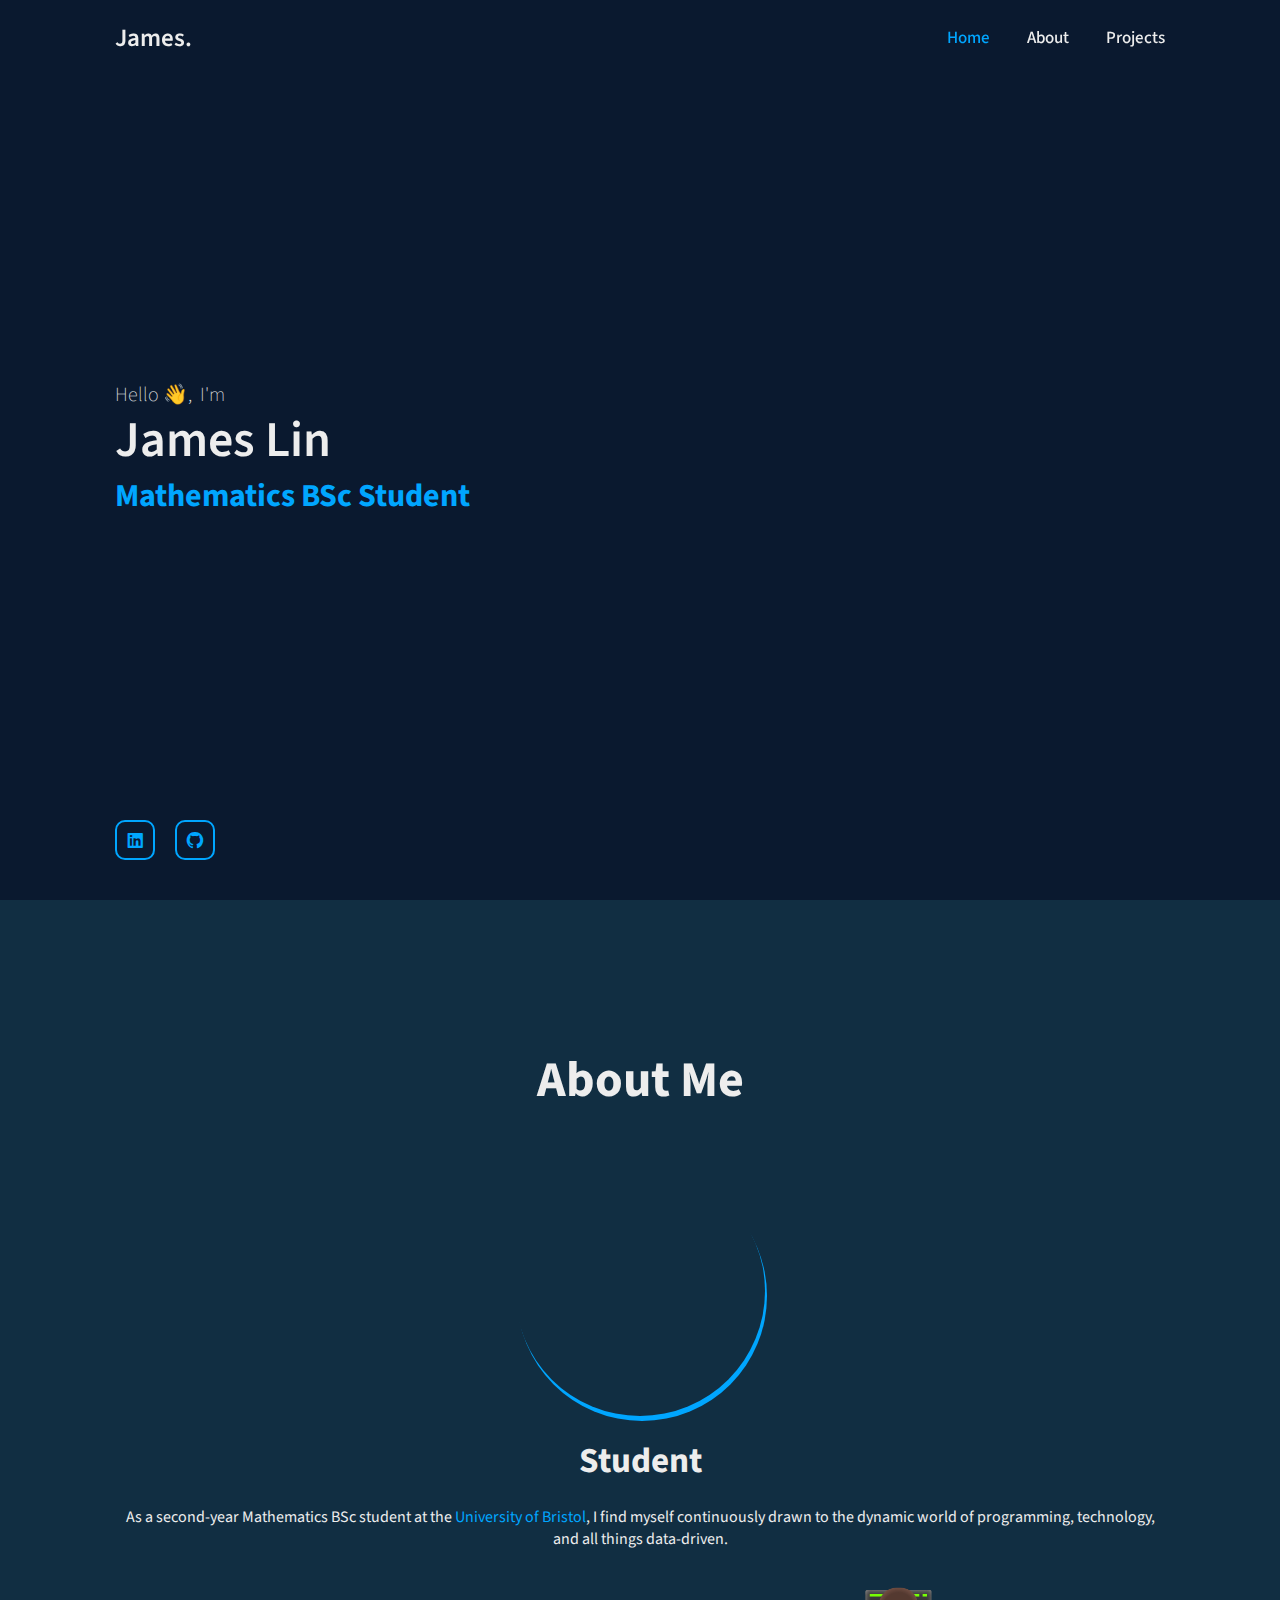
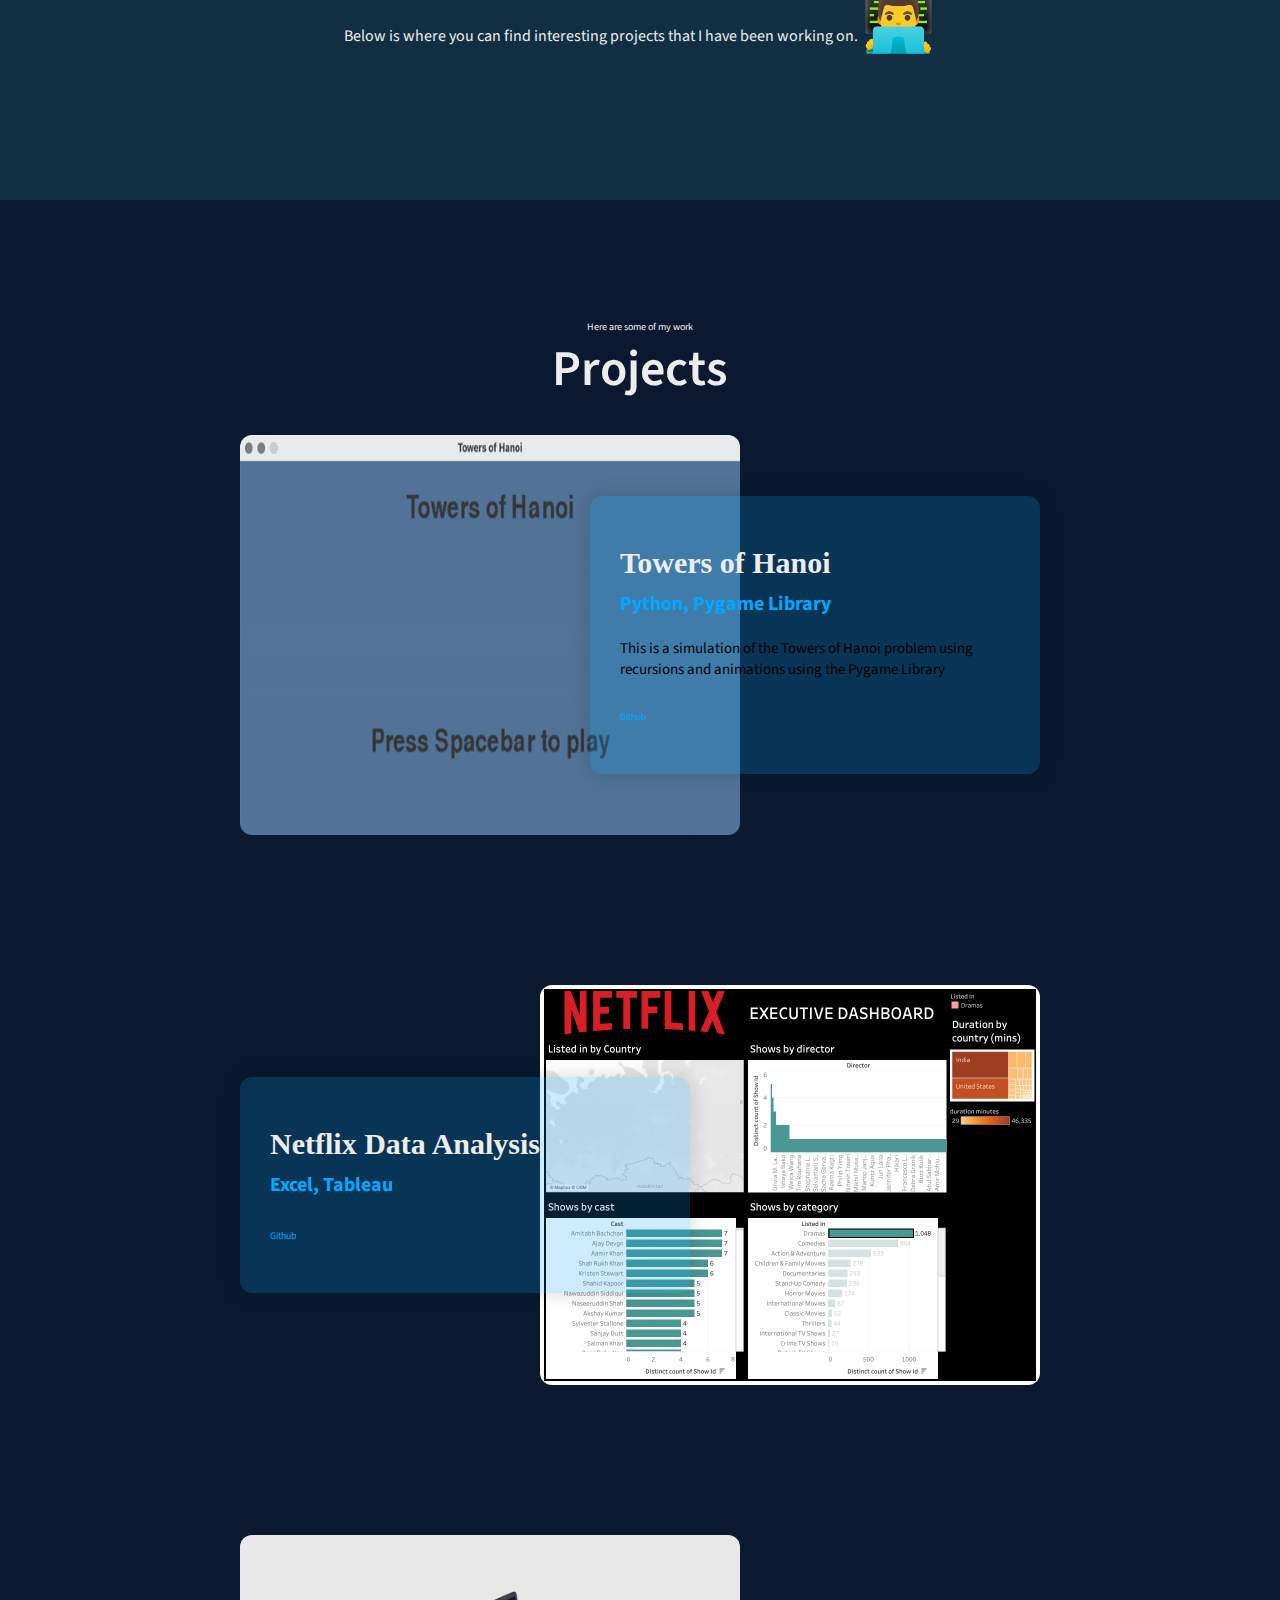
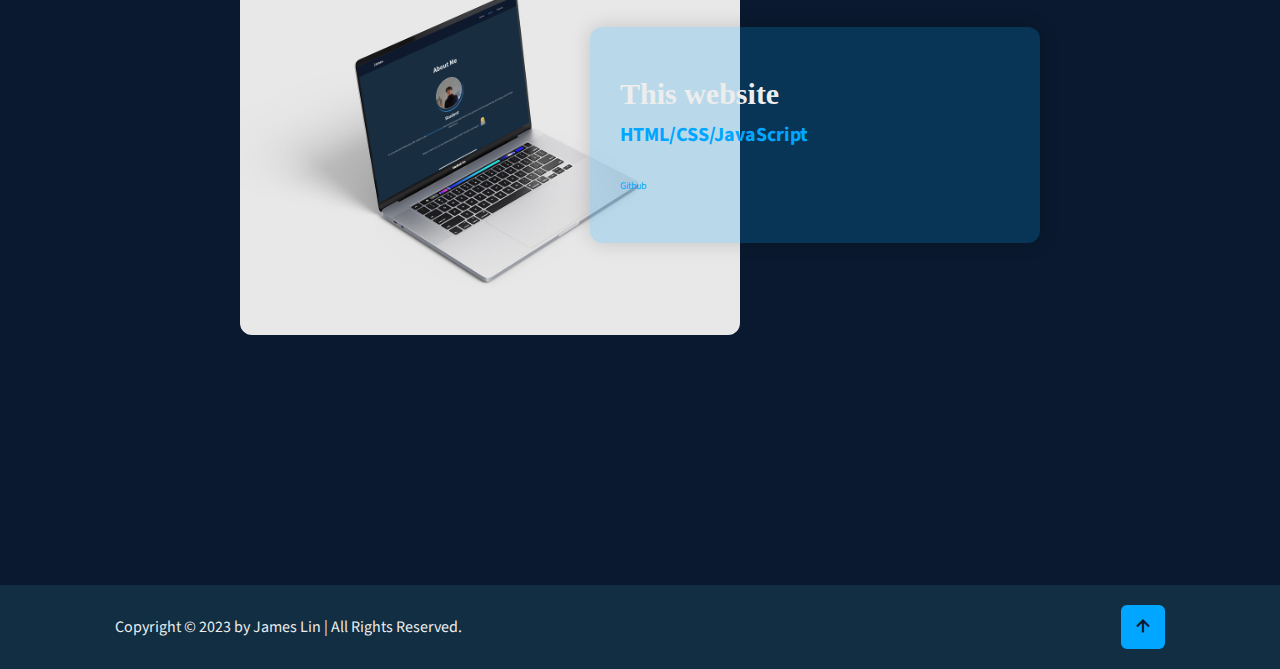
<file: index.html>
<!DOCTYPE html>
<html lang="en">
<head>
    <meta charset="UTF-8">
    <meta http-equiv="X-UA-Compatible" content="IE=edge">
    <meta name="viewport" content="width=device-width, initial-scale=1.0">
    <title>James Lin</title>
    <!-- =============== UNICONS ================== -->
    <!-- <link rel="stylesheet" href="https://unicons.iconscout.com/release/v4.0.8/css/line.css"> -->
    <link rel="stylesheet" href="style.css">
    <link rel="preconnect" href="https://fonts.googleapis.com">
    <link rel="icon" type="image/x-icon" href="images/favicon.ico?">
    <link rel="preconnect" href="https://fonts.gstatic.com" crossorigin>
    <link href="https://fonts.googleapis.com/css2?family=Source+Sans+Pro:wght@200;300;400;700&display=swap" rel="stylesheet">
    <link rel="stylesheet" href="https://cdnjs.cloudflare.com/ajax/libs/font-awesome/6.3.0/css/all.min.css">

    <!-- box icons -->

    <link href='https://unpkg.com/boxicons@2.1.4/css/boxicons.min.css' rel='stylesheet'>

</head>
<body>
    <!-- header design -->
    <header class="header">

        <a href="#" class="logo">James.</a>

        <div class="bx bx-menu" id="menu-icon"></div>

        <nav class="navbar">
            <a href="#home" class="active">Home</a>
            <a href="#about">About</a>
            <!-- <a href="#blog">Blog</a> -->
            <a href="#project">Projects</a>

            <span class="active-nav"></span>
        </nav>
    </header>

    <!-- home section design -->
    <section class="home" id="home">
        <!-- <div class="avatar"><img src="images/home.jpg">
        </div> -->
        <div class="home-content">
            <h1 class="intro__hello">Hello
                <span class="emoji wave-hand animated">👋,</span>&nbsp I'm
            </h1>

            <h1 class="intro__tagline">
                <span class="name">James Lin</span>
            </h1>

            <div class="text-animate">
                <h3>Mathematics BSc Student</h3>
            </div>

        <div class="home-sci">
            <a href="https://www.linkedin.com/in/jamesjl/" target="_blank" rel="noopener noreferrer"><i class='bx bxl-linkedin-square'></i></a>
            <a href="https://github.com/jameslin01" target="_blank" rel="noopener noreferrer"><i class='bx bxl-github' ></i></a>
            
        </div>

        <div class="home-imgHover"></div>
    </section>

    <!-- about section design -->
    <section class="about" id="about">
        <h2 class="heading">About Me</h2>
        <div class="about-img">
            <!-- <img src="images/home.jpg" alt=""> -->
            <span class="circle-spin"></span>
        </div>

        <div class="about-content">
            <h3>Student</h3>
            <p>As a second-year Mathematics BSc student at the <span>University of Bristol</span>, I find myself continuously drawn to the dynamic world of programming, technology, and all things data-driven.</p>
            <p>Below is where you can find interesting projects that I have been working on. <span class="tech-emote">👨‍💻</span></p>
        </div>

    </section>

    <!-- projects section design -->

    <section id="project">
        <div class="container">
            <div class="project-heading">
                <span>Here are some of my work</span>
                <h3>Projects</h3>  
            </div>
            <div class="all-items">
                <div class="item">
                    <div class="left">
                        <div class="img">
                            <img src="images/toh.gif" width="500" height="400" alt="project" >
                        </div>
                    </div>
                    <div class="right">
                        <h2 class="project-title">Towers of Hanoi
                        </h2>
                        <h3 class="project-sub-title">Python, Pygame Library                            
                        </h3>
                        <p class="project-desc">This is a simulation of the Towers of Hanoi problem using recursions and animations using the Pygame Library</p>
                        <div class="buttons">
                        <a href="#" class="primary-btn
                        outline"><span>Github</span>
                        <box-icon name='link-external'></box-icon>
                        </a>

                        </div>
                    </div>
                </div>
                <div class="item">
                    <div class="left">
                        <div class="img">
                            <img src="images/dashboard.png" width="500" height="400" alt="project" >
                        </div>
                    </div>
                    <div class="right">
                        <h2 class="project-title">Netflix Data Analysis
                        </h2>
                        <h3 class="project-sub-title">Excel, Tableau                           
                        </h3>
                        <p class="project-desc"></p>
                        <div class="buttons">
                        <a href="#" class="primary-btn
                        outline"><span>Github</span>
                        <box-icon name='link-external'></box-icon>
                        </a>

                        </div>
                    </div>
                </div>
                <div class="item">
                    <div class="left">
                        <div class="img">
                            <img src="images/website.png" width="500" height="400" alt="project" >
                        </div>
                    </div>
                    <div class="right">
                        <h2 class="project-title">This website
                        </h2>
                        <h3 class="project-sub-title">HTML/CSS/JavaScript                          
                        </h3>
                        <p class="project-desc"></p>
                        <div class="buttons">
                        <a href="#" class="primary-btn
                        outline"><span>Github</span>
                        <box-icon name='link-external'></box-icon>
                        </a>

                        </div>
                    </div>
                </div>
            </div>
        </div>
    </section>

    <!-- end projects section -->
        <!-- heading -->
        <!-- <div class="project-heading">
            <span>Here are some of my work</span>
            <h3>Projects</h3>  
        </div> -->

        <!-- filter -->
        <!-- <ul class="project-filter">
            <li class="list project-filter-active">All</li>
            <li class="list">Python</li>
            <li class="list">Data Analysis</li>
            <li class="list">Solidity</li>

        </ul>

        <h3 class="toh">Towers of Hanoi</h3>
        <h3 class="web">This website</h3>
        <h3 class="nftab">Netflix Tableau Dashboard</h3>
        <h3 class="citibikes">NY Citi Bikes</h3>
    </section> -->


<!------------ Footer ----------->
<footer class="footer">
    <div class="footer-text">
        <p>Copyright &copy; 2023 by James Lin | All Rights Reserved.</p>
    </div>

    <div class="footer-iconTop">
        <a href="#"><i class='bx bx-up-arrow-alt'></i></a>
    </div>
</footer>
    <script src="js/script.js"></script>
</body>
</html>
</file>
<file: style.css>
/* ----------- Index ----------------- */
* {
    margin: 0;
    padding: 0;
    box-sizing: border-box;
    text-decoration: none;
    border: none;
    scroll-behavior: smooth;
    font-family: 'Source Sans Pro', sans-serif;
    
}

:root {
    --bg-color: #0a192f;
    --second-bg-color: #112e42;
    --text-color: #ededed;
    --main-color: #00a6ff;
}

html {
    font-size: 62.5%;
    overflow-x: hidden;
}

body {
    background: var(--bg-color);
    color: var(--text-color);
}

.header{
    position: fixed;
    top: 0;
    left: 0;
    width: 100%;
    padding: 2rem 9%;
    display: flex;
    justify-content: space-between;
    align-items: center;
    z-index: 100;
    transition: .3s;
}  

.header.sticky {
    background: var(--bg-color);
}

.logo {
    font-size: 2.5rem;
    color: var(--text-color);
    font-weight: 600;
}

.navbar a {
    font-size: 1.7rem;
    color: var(--text-color);
    font-weight: 500;
    margin-left: 3.5rem;
}

.navbar a:hover,
.navbar a.active {
    color: var(--main-color);
    
}

#menu-icon {
    font-size: 3.6rem;
    color: var(--text-color);
    cursor: pointer;
    display: none;

}

section {
    min-height: 100vh;
    padding: 10rem 9% 2rem;
}

.home {
    height: 100vh;
    display: flex;
    align-items: center;
    padding: 0 9%;
}

.home-content {
    max-width: 50rem;

}

.home-content h1 {
    font-size: 2rem;
    font-weight: 5;
    line-height: 1.3;
}

.home-content h1 .name {
    font-size: 5rem;
    font-weight: 600;
    line-height: 1.3;
}

.home-content h1 span{
    color: var(--text-color);
}

.home-content h2 {
    font-size: 5.6rem;
    font-weight: 700;
    line-height: 1.3;
}

.home-content .text-animate h3 {
    font-size: 3.2rem;
    font-weight: 700;
    color: var(--main-color);
    /* -webkit-text-stroke: .7px var(--main-color); */
    /* background-image: linear-gradient(var(--main-color), var(--main-color));
    background-repeat: no-repeat;
    -webkit-background-clip: text;
    background-position: 0 0;
    animation: homeBgText 6s linear infinite;
    animation-delay: 2s; */ 
}

/* .home-content .text-animate h3::before {
    content: '';
    position: absolute;
    top: 0;
    left: 0;
    width: 0;
    height: 100%;
    border-right: 2px solid var(--main-color);
    z-index: -1;
    animation: homeCursorText 6s linear infinite;
    animation-delay: 2s;

} */

/* .home .avatar img{
    width: 250px;
    height: 250px;
    border-radius: 25%;
    position: absolute;
    top: 230px;
    right: 150px;
} */

.home-content p {
    font-size: 1.6rem;
    margin: 2rem 0 4rem;
}

.home-sci {
    position: absolute;
    bottom: 4rem;
    width: 100px;
    display: flex;
    justify-content: space-between;
}

.home-sci a {
    position: relative;
    display: inline-flex;
    justify-content: center;
    align-items: center;
    width: 40px;
    height: 40px;
    background: transparent;
    border: .2rem solid var(--main-color);
    border-radius: 25%;
    font-size: 20px;
    color: var(--main-color);
    z-index: 1;
    overflow: hidden;
}

.home-sci a:hover {
    color: var(--main-color);
}

.home-sci a::before {
    content: '';
    position: absolute;
    top: 0;
    left: 0;
    width: 0;
    height: 100%;
    background: var(--main-color);
    z-index: -1;
    transition: .5s;
}

.home-sci a:hover::before {
    width: 100%;
}

/* .home-imgHover {
    position: absolute;
    top: 0;
    right: 0;
    width: 45%;
    height: 100%;
    background: transparent;
    transition: 3s;
}

.home-imgHover:hover{
    background: var(--bg-color);
    opacity: .8;
} */

.about {
    display: flex;
    justify-content: center;
    align-items: center;
    flex-direction: column;
    gap: 2rem;
    background: var(--second-bg-color);
    padding-bottom: 6rem;
    font-size: 3rem;
}

.heading {
    font-size: 5rem;
    margin-bottom: 3rem;
    text-align: center;

}

span {
    color: var(--main-color);
}


.about-img {
    position: relative;
    width: 25rem;
    height: 25rem;
    border-radius: 50%;
    display: flex;
    justify-content: center;
    align-items: center;
}

.about-img img {
    width: 90%;
    border-radius: 50%;
    border: .2rem solid var(--text-color);
}

.about-img .circle-spin {
    position: absolute;
    top: 50%;
    left: 50%;
    transform: translate(-50%, -50%) rotate(0);
    width: 100%;
    height: 100%;
    border-radius: 50%;
    box-shadow: 2px 5px;
    /* border-top: .2rem solid var(--second-bg-color);
    border-bottom: .2rem solid var(--second-bg-color);
    border-left: .2rem solid var(--main-color);
    border-right: .2rem solid var(--main-color); */
}

.about-content {
    text-align: center;
}

.about-center h3{
    font-size: 2.6rem;
}

.about-content p {
    font-size: 1.6rem;
    margin: 2rem 0 3rem;
}

.about-content p .tech-emote{
    font-size: 6rem;
}


/* BREAKPOINTS */

@media (max-width: 1200px) {
    html {
        font-size:55%;
    }
}

@media (max-width: 991px) {
    .header {
        padding: 2rem 4%;
    }

    section {
        padding: 10rem 4% 2rem;
    }

    .home {
        padding: 0 4%;
    }

    .footer {
        padding: 2rem 4%;
    }
}

@media (max-width: 768px) {
    .header {
        background: var(--bg-color);
    }

    #menu-icon {
        display: block;
    }

    .navbar {
        position: absolute;
        top: 100%;
        left: -100%;
        width: 100%;
        padding: 1rem 4%;
        background: var(--main-color);
        box-shadow: 0 .5rem 1rem rgba(0, 0, 0, .2);
        z-index: 1;
        transition: .25s ease;
        transition-delay: .25s;

    }

    .navbar.active {
        left: 0;
        transition-delay: 0s;
    }

    .navbar .active-nav {
        position: absolute;
        top: 0;
        left: -100%;
        width: 100%;
        height: 100%;
        background: var(--bg-color);
        border-top: .1rem solid rgba(0, 0, 0, .2);
        z-index: -1;
        transition: .25s ease;
        transition-delay: 0s;
    }

    .navbar.active .active-nav {
        left: 0;
        transition-delay: .25s;

    }

    .navbar a {
        display: block;
        font-size: 2rem;
        margin: 3rem 0;
        transform: translateX(-20rem);
        transition: .25s ease;
        transition-delay: 0s;
    }

        
    .navbar.active a {
        transform: translateX(0);
        transition-delay: .25s;
    }
}

@media (max-width: 520px) {
    /* html {
        font-size: 50%;
    } */

    .home-content h1 {
        display: flex;
    }

    /* .home-sci {
        width: 100px;
    } */

    .home-sci a {
        width: 38px;
        height: 38px;
    }
}

@media (max-width: 462px) {
    .home-content h1 {
        font-size: 5.2rem;
    }

    #project {
        padding: 10rem 4% 5rem 5%;
    }

    .footer {
        flex-direction: column-reverse;
    }

    .footer p {
        margin-top: 2rem;
        text-align: center;
    }

}

@media (max-width: 371px) {
    .home {
        justify-content: center;
    }

    .home-content {
        display: flex;
        align-items: center;
        flex-direction: column;
        text-align: center;
    }

    .home-content h1 {
        font-size: 5rem;
    }
}

@media only screen and (max-width: 768px) {
	#project .item {
		flex-direction: row;
        
	}
	#project .item .left {
		width: 100%;
	}
	#project .item .right {
		margin-left: 0;
		width: 50%;
		margin-top: -100px;
	}
	#project .item:nth-of-type(even) .left {
		margin-left: 0;
	}
}


/* KEYFRAMES ANIMATION */

/* @keyframes homeBgText {
    0%, 
    10%, 
    100% {
        background-position: -33rem 0;
    }

    65%,
    85% {
        background-position: 0 0;
    }
} */

/* @keyframes homeCursorText {
    
    0%, 
    10%, 
    100% {
        width: 0;
    }

    65%,
    78%,
    85% {
        width: 100%;
        opacity: 1;
    }

    75%,
    81% {
        opacity: 0;
    }
} */

/* #project {
    display: flex;
    justify-content: center;
    align-items: center;
    flex-direction: column;
    margin: 50px 0px;
}

.project-heading {
    margin-top: 20px;
    display: flex;
    flex-direction: column;
}

#project-heading h3 {
    font-size: 2.7rem;
    font-weight: 600;
    text-transform: uppercase;
}

#project-heading span {
    color: var(--text-color);
}

.project-filter {
    display: flex;
    justify-content: center;
    align-items: center;
    border: 1px solid var(--main-color);
    flex-wrap: wrap;
    margin: 20px;
}

.project-filter li{
    margin: 10px;
    padding: 5px 20px;
    color: var(--text-color);
    font-size: 1rem;
    letter-spacing: .5px;
    font-weight: 400;
    cursor: pointer;
    user-select: none;

}

.project-filter-active {
    background-color: var(--main-color);
    color: #f0f0f0;
}
 */

 /* Project Section Style */

#project {
	padding: 10rem 0;
}

#project .project-heading {
    margin-top: 20px;
    display: flex;
    flex-direction: column;
}

#project .project-heading h3 {
    font-size: 2.7rem;
    font-weight: 600;
    font-size: 5rem;
    margin-bottom: 3rem;
    text-align: center;
    
}

#project .project-heading span {
    color: var(--text-color);
    text-align: center;
}

#project .item {
	display: flex;
	align-items: center;
	justify-content: center;
	max-width: 800px;
	margin: 0 auto;
	margin-bottom: 15rem;
}
#project .item:nth-of-type(even) {
	flex-direction: row-reverse;
}
#project .item .left {
	flex: 1;
}
#project .item .right {
	margin-left: -150px;
	flex: 1;
	background-color: rgba(1, 161, 247, .2);
	padding: 5rem 3rem;
	border-radius: 12px;
	box-shadow: 0px 0px 20px #00000028;
	z-index: 2;
}
#project .item:nth-of-type(even) .right {
	margin-left: 0;
}
#project .item:nth-of-type(even) .left {
	margin-left: -150px;
}
#project .item .left .img {
    height: 400px;
	overflow: hidden;
	border-radius: 12px;
	/* box-shadow: 0px 0px 20px #4705fc33; */
	position: relative;

}



#project .item .left .img::after {
	content: '';
	position: absolute;
	left: 0;
	top: 0;
	height: 100%;
	width: 100%;
	/* background-color: #5a24ed38; */
}
#project .item .left .img img {
	object-fit: fill;
	transition: 0.3s ease transform;
}
#project .item:hover .left .img img {
	transform: scale(1.1);
	z-index: 1;
}
#project .item .right .project-title {
	font-size: 3rem;
	font-family: 'Montserrat';
	margin-bottom: 1rem;
    color: var(--text-color);
}
#project .item .right .project-sub-title {
	font-size: 2rem;
	margin-bottom: 2rem;
    color: var(--main-color);
}
#project .item .right .project-desc {
    font-size: 1.5rem;
    font-weight: 250px;
	color: #000;
	margin-bottom: 3rem;
}
#project .item .right .external-link {
	display: flex;
	align-items: center;
	justify-content: center;
	gap: 1rem;
	padding: calc(0.6em - 4px) calc(1.6em - 4px);
}
#project .item .right .external-link svg {
	width: 25px;
}




/* footer */
.footer {
    display:flex;
    justify-content: space-between;
    align-items: center;
    flex-wrap: wrap;
    padding: 2rem 9%;
    background: var(--second-bg-color);
}

.footer-text p {
    font-size: 1.6rem;
}

.footer-iconTop a {
    position: relative;
    display: inline-flex;
    justify-content: center;
    align-items: center;
    padding: .8rem;
    background: var(--main-color);
    border: .2rem solid var(--main-color);
    border-radius: .6rem;
    z-index: 1;
    overflow: hidden;
}

.footer-iconTop a::before {
    content: '';
    position: absolute;
    top: 0;
    left: 0;
    width: 0;
    height: 100%;
    background: var(--second-bg-color);
    z-index: -1;
    transition: .5s;
}

.footer-iconTop a:hover::before {
    width: 100%;
}

.footer-iconTop a i {
    font-size: 2.4rem;
    color: var(--bg-color);
}

.footer-iconTop a:hover i {
    color: var(--main-color);
}
</file>
